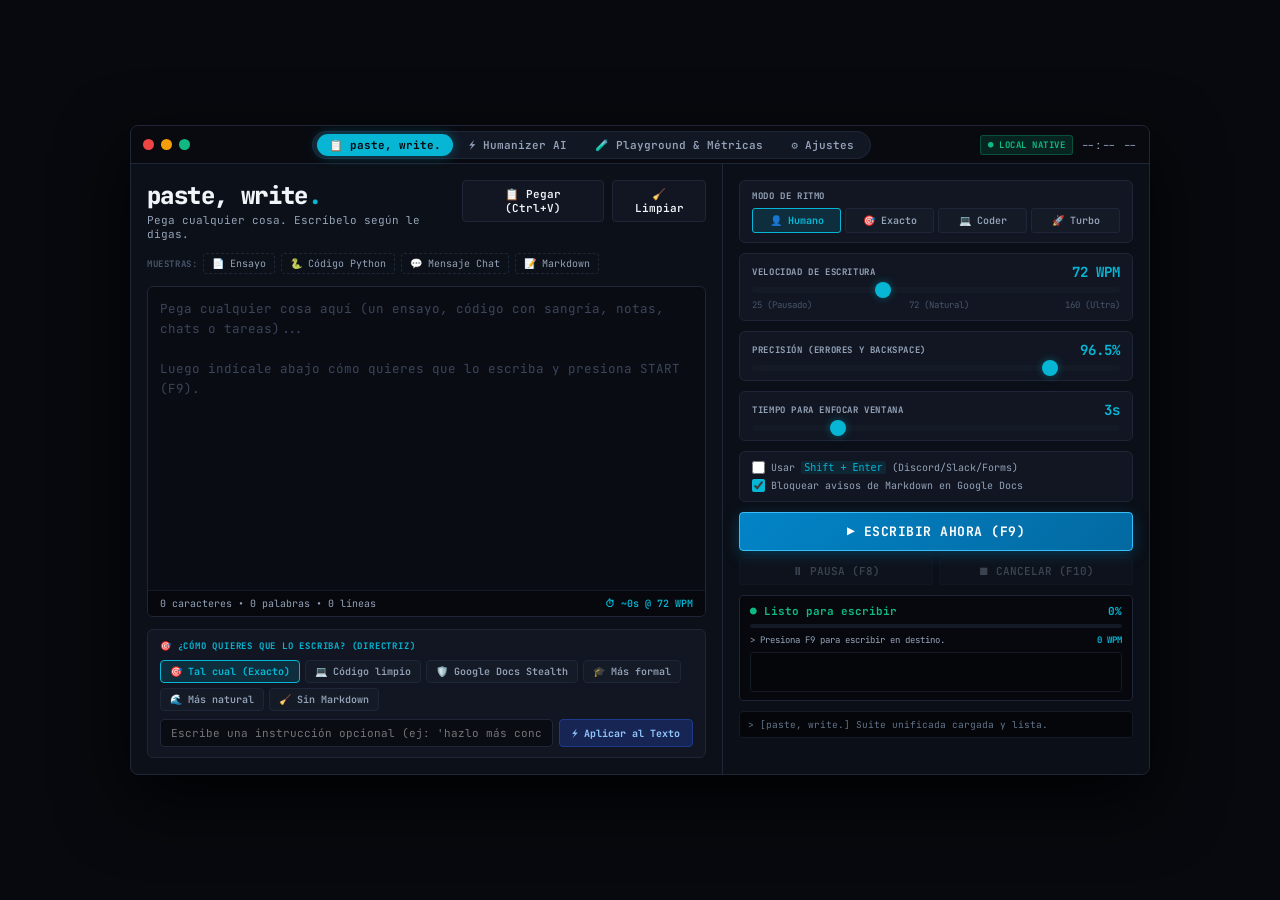
<file: templates/index.html>
<!DOCTYPE html>
<html lang="es">
<head>
  <meta charset="UTF-8">
  <meta name="viewport" content="width=device-width, initial-scale=1.0">
  <title>HumanNature × paste, write. — Unified Typist & AI Studio</title>
  <link rel="stylesheet" href="/static/unified.css">
  <link rel="preconnect" href="https://fonts.googleapis.com">
  <link rel="preconnect" href="https://fonts.gstatic.com" crossorigin>
  <link href="https://fonts.googleapis.com/css2?family=JetBrains+Mono:wght@400;500;700;800&display=swap" rel="stylesheet">
</head>
<body>

  <!-- Centered Master Window Wrapper -->
  <div class="window-wrapper">
    <div class="desktop-window" id="desktopWindow">

      <!-- Top Titlebar with Master Unified Tabs -->
      <div class="window-titlebar">
        <!-- Window Controls -->
        <div class="titlebar-controls">
          <span class="dot dot-close" title="Cerrar"></span>
          <span class="dot dot-minimize" title="Minimizar"></span>
          <span class="dot dot-maximize" title="Maximizar"></span>
        </div>

        <!-- Master Tabs Switcher -->
        <div class="master-nav-tabs">
          <button class="nav-tab-btn active" data-tab="pastewrite" title="Tipeador Directo: Pega lo que sea y escríbelo">
            📋 paste, write.
          </button>
          <button class="nav-tab-btn" data-tab="humanizer" title="Estudio de Humanización de Ensayos AI">
            ⚡ Humanizer AI
          </button>
          <button class="nav-tab-btn" data-tab="playground" title="Inspección de Perplejidad y Métricas de Detección">
            🧪 Playground & Métricas
          </button>
          <button class="nav-tab-btn" data-tab="settings" title="Ajustes de Hardware y Atajos de Teclado">
            ⚙️ Ajustes
          </button>
        </div>

        <!-- Right Indicators -->
        <div class="titlebar-right">
          <span class="connection-status" id="bridgeStatusBadge" title="Estado de enlace con el hardware local">● LOCAL NATIVE</span>
          <span class="titlebar-clock" id="liveClock">--:-- --</span>
        </div>
      </div>

      <!-- Tab Content Area -->
      <div class="tab-content-area">

        <!-- =========================================================
             TAB 1: PASTE, WRITE. (UNIVERSAL INPUT TYPIST)
             ========================================================= -->
        <div class="tab-panel active" id="tab-pastewrite">
          <div class="pw-workspace-grid">
            
            <!-- Left Column: Pasting Canvas & Directive -->
            <div class="pw-left-col">
              
              <!-- Header Bar -->
              <div class="pw-header-bar">
                <div>
                  <h1 class="pw-hero-title">paste, write<span>.</span></h1>
                  <span class="pw-hero-desc">Pega cualquier cosa. Escríbelo según le digas.</span>
                </div>
                <div class="pw-tool-buttons">
                  <button class="pw-btn-tool" id="pwPasteBtn" title="Pegar contenido del portapapeles (Ctrl+V)">
                    📋 Pegar (Ctrl+V)
                  </button>
                  <button class="pw-btn-tool" id="pwClearBtn" title="Limpiar lienzo">
                    🧹 Limpiar
                  </button>
                </div>
              </div>

              <!-- Quick Samples -->
              <div class="pw-samples-strip">
                <span class="pw-sample-tag">MUESTRAS:</span>
                <button class="pw-chip-sample" id="sampleEssayBtn">📄 Ensayo</button>
                <button class="pw-chip-sample" id="sampleCodeBtn">🐍 Código Python</button>
                <button class="pw-chip-sample" id="sampleChatBtn">💬 Mensaje Chat</button>
                <button class="pw-chip-sample" id="sampleMarkdownBtn">📝 Markdown</button>
              </div>

              <!-- Big Textarea -->
              <div class="pw-text-container">
                <textarea 
                  id="pwTextInput" 
                  class="pw-main-textarea" 
                  placeholder="Pega cualquier cosa aquí (un ensayo, código con sangría, notas, chats o tareas)...&#10;&#10;Luego indícale abajo cómo quieres que lo escriba y presiona START (F9)."
                  spellcheck="false"
                ></textarea>
                <div class="pw-text-status-bar">
                  <span id="pwCharCount">0 caracteres</span>
                  <span>•</span>
                  <span id="pwWordCount">0 palabras</span>
                  <span>•</span>
                  <span id="pwLineCount">0 líneas</span>
                  <span class="pw-time-estimate" id="pwEstimateTime">⏱ ~0s @ 72 WPM</span>
                </div>
              </div>

              <!-- Instruction & Directive Section -->
              <div class="pw-directive-box">
                <span class="pw-directive-label">🎯 ¿CÓMO QUIERES QUE LO ESCRIBA? (DIRECTRIZ)</span>
                
                <div class="pw-directive-chips-row">
                  <button class="pw-chip-dir active" data-directive="verbatim" title="Escribe carácter por carácter exactamente como está">
                    🎯 Tal cual (Exacto)
                  </button>
                  <button class="pw-chip-dir" data-directive="code" title="Respeta sangría de código, llaves y comillas sin autocorregir">
                    💻 Código limpio
                  </button>
                  <button class="pw-chip-dir" data-directive="stealth" title="Elimina asteriscos y markdown para que Google Docs no muestre avisos">
                    🛡️ Google Docs Stealth
                  </button>
                  <button class="pw-chip-dir" data-directive="formal" title="Eleva el vocabulario a nivel académico antes de escribir">
                    🎓 Más formal
                  </button>
                  <button class="pw-chip-dir" data-directive="casual" title="Aporta fluidez conversacional antes de escribir">
                    🌊 Más natural
                  </button>
                  <button class="pw-chip-dir" data-directive="clean_markdown" title="Depura asteriscos y encabezados de markdown">
                    🧹 Sin Markdown
                  </button>
                </div>

                <div class="pw-custom-instruction-wrap">
                  <input 
                    type="text" 
                    id="pwCustomInstruction" 
                    class="pw-custom-input" 
                    placeholder="Escribe una instrucción opcional (ej: 'hazlo más conciso', 'traduce al inglés')..."
                  />
                  <button class="pw-btn-transform" id="pwApplyInstructionBtn">
                    ⚡ Aplicar al Texto
                  </button>
                </div>
              </div>

            </div>

            <!-- Right Column: Typist Controls & Telemetry -->
            <div class="pw-right-col">
              
              <!-- Rhythm Mode -->
              <div class="pw-card">
                <span class="pw-card-title">MODO DE RITMO</span>
                <div class="pw-mode-grid">
                  <button class="pw-btn-mode active" data-mode="human">👤 Humano</button>
                  <button class="pw-btn-mode" data-mode="verbatim">🎯 Exacto</button>
                  <button class="pw-btn-mode" data-mode="code">💻 Coder</button>
                  <button class="pw-btn-mode" data-mode="turbo">🚀 Turbo</button>
                </div>
              </div>

              <!-- Speed Slider -->
              <div class="pw-card">
                <div class="pw-card-header">
                  <span class="pw-card-title">VELOCIDAD DE ESCRITURA</span>
                  <span class="pw-val-highlight" id="pwWpmDisplay">72 WPM</span>
                </div>
                <input type="range" id="pwWpmSlider" min="25" max="160" value="72" class="analog-slider">
                <div class="pw-slider-scale">
                  <span>25 (Pausado)</span>
                  <span>72 (Natural)</span>
                  <span>160 (Ultra)</span>
                </div>
              </div>

              <!-- Accuracy Slider -->
              <div class="pw-card">
                <div class="pw-card-header">
                  <span class="pw-card-title">PRECISIÓN (ERRORES Y BACKSPACE)</span>
                  <span class="pw-val-highlight" id="pwAccDisplay">96.5%</span>
                </div>
                <input type="range" id="pwAccSlider" min="80" max="100" step="0.5" value="96.5" class="analog-slider">
              </div>

              <!-- Delay Slider -->
              <div class="pw-card">
                <div class="pw-card-header">
                  <span class="pw-card-title">TIEMPO PARA ENFOCAR VENTANA</span>
                  <span class="pw-val-highlight" id="pwDelayDisplay">3s</span>
                </div>
                <input type="range" id="pwDelaySlider" min="1" max="10" value="3" class="analog-slider">
              </div>

              <!-- Switches -->
              <div class="pw-card" style="gap: 5px;">
                <label class="pw-check-item">
                  <input type="checkbox" id="pwShiftEnterCheck">
                  <span>Usar <code>Shift + Enter</code> (Discord/Slack/Forms)</span>
                </label>
                <label class="pw-check-item">
                  <input type="checkbox" id="pwStripMarkdownCheck" checked>
                  <span>Bloquear avisos de Markdown en Google Docs</span>
                </label>
              </div>

              <!-- Big Execution Buttons -->
              <div class="pw-action-stack">
                <button class="pw-btn-big-start" id="pwStartBtn">
                  <span>▶ ESCRIBIR AHORA (F9)</span>
                </button>
                <div class="pw-sub-btn-row">
                  <button class="pw-btn-action" id="pwPauseBtn" disabled>
                    <span>⏸ PAUSA (F8)</span>
                  </button>
                  <button class="pw-btn-action pw-btn-stop" id="pwStopBtn" disabled>
                    <span>⏹ CANCELAR (F10)</span>
                  </button>
                </div>
              </div>

              <!-- Telemetry & Waveform Oscilloscope -->
              <div class="pw-telemetry-panel">
                <div class="pw-telemetry-top">
                  <span id="pwStatusLabel">● Listo para escribir</span>
                  <span id="pwProgressPercent" style="color:var(--c-cyan);">0%</span>
                </div>
                <div class="pw-progress-bg">
                  <div class="pw-progress-fill" id="pwProgressFill"></div>
                </div>
                <div class="pw-telemetry-stats">
                  <span id="pwTelemetrySub">> Presiona F9 para escribir en destino.</span>
                  <span id="pwLiveWpmLabel" style="color:var(--c-cyan);font-weight:bold;">0 WPM</span>
                </div>
                <div class="pw-oscilloscope-box">
                  <canvas id="pwAnalogCanvas" width="380" height="40"></canvas>
                </div>
              </div>

              <!-- Terminal Console -->
              <div class="pw-terminal-console" id="pwTerminal">
                <div class="pw-term-line">> [paste, write.] Suite unificada cargada y lista.</div>
              </div>

            </div>

          </div>
        </div>

        <!-- =========================================================
             TAB 2: HUMANIZER AI (ESSAY BYPASS STUDIO)
             ========================================================= -->
        <div class="tab-panel" id="tab-humanizer">
          <div class="hn-studio-layout">
            
            <!-- Top Presets Bar -->
            <div class="hn-studio-topbar">
              <div class="hn-title-group">
                <h2>⚡ Humanizer AI Studio</h2>
                <span>Motores multi-paso de humanización contextual y tono académico</span>
              </div>
              <div class="hn-presets-strip">
                <button class="hn-preset-pill" data-preset="formal">Formal</button>
                <button class="hn-preset-pill" data-preset="casual">Casual</button>
                <button class="hn-preset-pill active" data-preset="espanol">Español</button>
                <button class="hn-preset-pill" data-preset="essay">Essay</button>
                <button class="hn-preset-pill" data-preset="coder">Coder</button>
                <button class="hn-preset-pill" data-preset="turbo">Turbo</button>
                <button class="hn-preset-pill" data-preset="stealth">Stealth</button>
              </div>
            </div>

            <!-- Dual Editor (Input vs Output) -->
            <div class="hn-dual-editors">
              <!-- Left: Input Editor -->
              <div class="hn-editor-card">
                <div class="hn-editor-header">
                  <span>TEXTO ORIGINAL / IA</span>
                  <div class="hn-editor-actions">
                    <button class="hn-btn-mini" id="hnPasteBtn">📋 Pegar</button>
                    <button class="hn-btn-mini" id="hnSampleEsBtn">🇪🇸 Muestra ES</button>
                    <button class="hn-btn-mini" id="hnSampleEnBtn">🇺🇸 Muestra EN</button>
                    <button class="hn-btn-mini" id="hnClearBtn">🧹 Limpiar</button>
                  </div>
                </div>
                <textarea 
                  id="hnInputText" 
                  class="hn-textarea" 
                  placeholder="Pega aquí el texto generado por IA que deseas humanizar..."
                  spellcheck="false"
                ></textarea>
              </div>

              <!-- Right: Output Editor -->
              <div class="hn-editor-card">
                <div class="hn-editor-header">
                  <span>TEXTO HUMANIZADO (100% HUMANO)</span>
                  <div class="hn-editor-actions">
                    <button class="hn-btn-mini" id="hnCleanMarkdownBtn">🧹 Limpiar Markdown</button>
                    <button class="hn-btn-mini" id="hnCopyBtn">📋 Copiar</button>
                  </div>
                </div>
                <textarea 
                  id="hnOutputText" 
                  class="hn-textarea" 
                  placeholder="El resultado humanizado aparecerá aquí..." 
                  spellcheck="false"
                ></textarea>
              </div>
            </div>

            <!-- Control & Transfer Bar -->
            <div class="hn-controls-bar">
              <div class="hn-engine-select-group">
                <label>MOTOR DE HUMANIZACIÓN:</label>
                <select id="hnEngineSelect" class="hn-select">
                  <option value="⚡ HumanizeAI Pro">⚡ HumanizeAI Pro (Bilingüe)</option>
                  <option value="🧠 GhostWriter Ultra">🧠 GhostWriter Ultra (Orgánico)</option>
                  <option value="🎓 Academic Master">🎓 Academic Master (Académico)</option>
                  <option value="🌊 Natural Flow">🌊 Natural Flow (Conversacional)</option>
                </select>
                <label style="margin-left: 10px; cursor: pointer;">
                  <input type="checkbox" id="hnCasualCheck"> Modo Casual
                </label>
              </div>

              <div class="hn-action-buttons">
                <button class="hn-btn-run" id="hnRunBtn">
                  ⚡ RUN HUMANIZER
                </button>
                <button class="hn-btn-send-typist" id="hnSendToTypistBtn" title="Transfiere el texto a paste, write. para comenzar a escribir en Google Docs">
                  🚀 USAR EN PASTE, WRITE (ESCRIBIR F9)
                </button>
              </div>
            </div>

          </div>
        </div>

        <!-- =========================================================
             TAB 3: PLAYGROUND & MÉTRICAS
             ========================================================= -->
        <div class="tab-panel" id="tab-playground">
          <div class="pg-metrics-layout">
            
            <div class="pg-cards-row">
              <div class="pg-metric-card">
                <span class="pg-card-title">ENTRADA (ORIGINAL)</span>
                <span class="pg-card-val" id="cardInWords">0 palabras</span>
              </div>
              <div class="pg-metric-card">
                <span class="pg-card-title">SALIDA (HUMANIZADA)</span>
                <span class="pg-card-val" id="cardOutWords">0 palabras</span>
              </div>
              <div class="pg-metric-card">
                <span class="pg-card-title">VARIACIÓN DE PALABRAS</span>
                <span class="pg-card-val" id="cardDiff">0 modificadas</span>
              </div>
              <div class="pg-metric-card">
                <span class="pg-card-title">IDIOMA DETECTADO</span>
                <span class="pg-card-val" id="cardLang">—</span>
              </div>
              <div class="pg-metric-card">
                <span class="pg-card-title">TIEMPO ESTIMADO</span>
                <span class="pg-card-val" id="cardTiming">0m 00s</span>
              </div>
            </div>

            <!-- Deep Inspector -->
            <div class="pg-inspector-box">
              <span class="pg-inspector-title">VEREDICTO DE DETECCIÓN & PERPLEJIDAD</span>
              <div style="font-size: 15px; font-weight: bold; color: var(--c-green);" id="cardPerplexity">
                ● 100% Puntuación Humana (0% AI)
              </div>
              <div style="font-size: 11px; color: var(--c-muted); margin-top: 4px;">
                Detección de patrones sintéticos, variabilidad de longitud de frases y palabras cliché típicas de ChatGPT / Claude / Gemini:
              </div>
              <div class="pg-buzzwords-cloud" id="buzzwordsCloud">
                <span style="font-size: 10px; color: var(--c-green);">✓ No se detectaron palabras cliché en el texto.</span>
              </div>
            </div>

          </div>
        </div>

        <!-- =========================================================
             TAB 4: AJUSTES & ATAJOS
             ========================================================= -->
        <div class="tab-panel" id="tab-settings">
          <div class="set-settings-layout">
            
            <div class="set-card">
              <h3>⌨️ ATAJOS GLOBALES DE TECLADO</h3>
              <table class="set-key-table">
                <tr>
                  <td><span class="set-key-badge">F9</span> o <span class="set-key-badge">Ctrl + Enter</span></td>
                  <td>Iniciar / Detener tipeo en la ventana activa</td>
                </tr>
                <tr>
                  <td><span class="set-key-badge">F8</span></td>
                  <td>Pausar / Reanudar escritura</td>
                </tr>
                <tr>
                  <td><span class="set-key-badge">F10</span> o <span class="set-key-badge">Esc</span></td>
                  <td>Cancelar y abortar tipeo de emergencia</td>
                </tr>
              </table>
              <div style="font-size: 10px; color: var(--c-muted); line-height: 1.5; margin-top: 8px;">
                💡 <strong>Consejo:</strong> Pulsa <code>F9</code> desde cualquier pestaña o aplicación para iniciar la cuenta atrás y enfocar tu documento de Google Docs o Word.
              </div>
            </div>

            <div class="set-card">
              <h3>🛡️ DIAGNÓSTICO DEL PUENTE DE HARDWARE</h3>
              <div style="font-size: 11px; color: var(--c-text); display: flex; flex-direction: column; gap: 6px;">
                <div>● <strong>Servidor Local:</strong> <code>http://127.0.0.1:5050</code> (Activo)</div>
                <div>● <strong>Túnel Seguro Cloudflare:</strong> <code>https://feed-dee-spoke-resist.trycloudflare.com</code></div>
                <div>● <strong>Dominio Vercel:</strong> <code>https://humannature-web.vercel.app</code></div>
                <div>● <strong>Sintetizador:</strong> X11/XWayland rootless pynput + xdotool (Activo)</div>
                <div>● <strong>Filtro Anti-Google Docs:</strong> Activo (elimina asteriscos y comillas que abren notificaciones en Docs).</div>
              </div>
            </div>

          </div>
        </div>

      </div>

    </div>
  </div>

  <script src="/static/unified.js"></script>
</body>
</html>
</file>
<file: static/unified.css>
/* =============================================================
   HumanNature × paste, write. — Unified Master Styling
   ============================================================= */

:root {
  --c-bg: #07090E;
  --c-window: #0C1018;
  --c-card: #111622;
  --c-card-inner: #090C13;
  --c-border: #1E2638;
  --c-border-hover: #334155;
  --c-cyan: #06B6D4;
  --c-cyan-dim: rgba(6, 182, 212, 0.15);
  --c-cyan-glow: rgba(6, 182, 212, 0.4);
  --c-green: #10B981;
  --c-green-dim: rgba(16, 185, 129, 0.15);
  --c-amber: #F59E0B;
  --c-amber-dim: rgba(245, 158, 11, 0.15);
  --c-red: #EF4444;
  --c-purple: #8B5CF6;
  --c-blue: #0284C7;
  --c-text: #F1F5F9;
  --c-muted: #94A3B8;
  --c-faint: #475569;
  --font-mono: 'JetBrains Mono', 'Consolas', monospace;
}

* {
  box-sizing: border-box;
  margin: 0;
  padding: 0;
}

body {
  background-color: var(--c-bg);
  color: var(--c-text);
  font-family: var(--font-mono);
  min-height: 100vh;
  display: flex;
  align-items: center;
  justify-content: center;
  padding: 12px;
  user-select: none;
}

/* Master Window Wrapper */
.window-wrapper {
  display: flex;
  justify-content: center;
  align-items: center;
  width: 100%;
  max-width: 1020px;
}

.desktop-window {
  width: 100%;
  background-color: var(--c-window);
  border: 1px solid var(--c-border);
  border-radius: 8px;
  box-shadow: 0 25px 70px rgba(0, 0, 0, 0.85);
  overflow: hidden;
  display: flex;
  flex-direction: column;
}

/* Window Titlebar & Master Tabs */
.window-titlebar {
  background-color: #080A10;
  height: 38px;
  border-bottom: 1px solid var(--c-border);
  display: flex;
  align-items: center;
  justify-content: space-between;
  padding: 0 12px;
  gap: 10px;
}

.titlebar-controls {
  display: flex;
  align-items: center;
  gap: 7px;
  min-width: 60px;
}

.dot {
  width: 11px;
  height: 11px;
  border-radius: 50%;
  display: inline-block;
  cursor: pointer;
}

.dot-close { background-color: #ef4444; }
.dot-minimize { background-color: #f59e0b; }
.dot-maximize { background-color: #10b981; }

/* Master App Navigation Tabs */
.master-nav-tabs {
  display: flex;
  align-items: center;
  background-color: #121724;
  border: 1px solid var(--c-border);
  border-radius: 20px;
  padding: 2px 4px;
  gap: 4px;
}

.nav-tab-btn {
  background: none;
  border: none;
  font-size: 11px;
  font-family: var(--font-mono);
  font-weight: 600;
  color: var(--c-muted);
  padding: 4px 12px;
  border-radius: 14px;
  cursor: pointer;
  transition: all 0.18s ease;
  white-space: nowrap;
}

.nav-tab-btn:hover {
  color: var(--c-text);
  background-color: rgba(255, 255, 255, 0.05);
}

.nav-tab-btn.active {
  color: #07090e;
  background-color: var(--c-cyan);
  font-weight: 700;
  box-shadow: 0 0 12px var(--c-cyan-glow);
}

.titlebar-right {
  display: flex;
  align-items: center;
  gap: 8px;
  min-width: 130px;
  justify-content: flex-end;
}

.connection-status {
  font-size: 9px;
  font-weight: bold;
  letter-spacing: 0.5px;
  color: var(--c-green);
  background-color: var(--c-green-dim);
  padding: 3px 7px;
  border-radius: 3px;
  border: 1px solid rgba(16, 185, 129, 0.3);
}

.titlebar-clock {
  color: var(--c-muted);
  font-size: 11px;
}

/* Tab Panels Container */
.tab-content-area {
  min-height: 610px;
  display: flex;
  flex-direction: column;
}

.tab-panel {
  display: none;
  flex-direction: column;
  flex: 1;
}

.tab-panel.active {
  display: flex;
}

/* =============================================================
   TAB 1: PASTE, WRITE. (UNIVERSAL TYPIST)
   ============================================================= */
.pw-workspace-grid {
  display: flex;
  flex-direction: row;
  flex: 1;
}

.pw-left-col {
  flex: 1.25;
  display: flex;
  flex-direction: column;
  padding: 16px;
  border-right: 1px solid var(--c-border);
  gap: 12px;
}

.pw-header-bar {
  display: flex;
  justify-content: space-between;
  align-items: flex-start;
}

.pw-hero-title {
  font-size: 24px;
  font-weight: 800;
  color: var(--c-text);
  letter-spacing: -0.6px;
}

.pw-hero-title span {
  color: var(--c-cyan);
}

.pw-hero-desc {
  font-size: 11px;
  color: var(--c-muted);
  margin-top: 2px;
  display: block;
}

.pw-tool-buttons {
  display: flex;
  gap: 8px;
}

.pw-btn-tool {
  background-color: var(--c-card);
  border: 1px solid var(--c-border);
  color: var(--c-text);
  font-family: var(--font-mono);
  font-size: 11px;
  font-weight: 600;
  padding: 6px 12px;
  border-radius: 4px;
  cursor: pointer;
  transition: all 0.15s ease;
}

.pw-btn-tool:hover {
  background-color: #1a2234;
  border-color: var(--c-cyan);
  color: var(--c-cyan);
}

/* Quick Samples */
.pw-samples-strip {
  display: flex;
  align-items: center;
  gap: 6px;
  flex-wrap: wrap;
}

.pw-sample-tag {
  font-size: 9px;
  font-weight: 700;
  color: var(--c-faint);
  letter-spacing: 0.6px;
}

.pw-chip-sample {
  background: none;
  border: 1px dashed var(--c-border);
  color: var(--c-muted);
  font-family: var(--font-mono);
  font-size: 10px;
  padding: 3px 8px;
  border-radius: 3px;
  cursor: pointer;
  transition: all 0.15s;
}

.pw-chip-sample:hover {
  border-color: var(--c-cyan);
  color: var(--c-cyan);
  background-color: var(--c-cyan-dim);
}

/* Textarea Box */
.pw-text-container {
  display: flex;
  flex-direction: column;
  flex: 1;
  min-height: 240px;
  background-color: #090C13;
  border: 1px solid var(--c-border);
  border-radius: 6px;
  overflow: hidden;
  transition: border-color 0.2s;
}

.pw-text-container:focus-within {
  border-color: var(--c-cyan);
  box-shadow: 0 0 0 1px var(--c-cyan-dim);
}

.pw-main-textarea {
  flex: 1;
  width: 100%;
  background: transparent;
  border: none;
  color: var(--c-text);
  font-family: var(--font-mono);
  font-size: 12.5px;
  line-height: 1.55;
  padding: 12px;
  resize: none;
  outline: none;
  box-sizing: border-box;
  white-space: pre-wrap;
}

.pw-main-textarea::placeholder {
  color: #3b465c;
  line-height: 1.6;
}

.pw-text-status-bar {
  display: flex;
  align-items: center;
  gap: 6px;
  padding: 6px 12px;
  background-color: #06080d;
  border-top: 1px solid #141a26;
  font-size: 10px;
  color: var(--c-muted);
}

.pw-time-estimate {
  color: var(--c-cyan);
  font-weight: 600;
  margin-left: auto;
}

/* Directive Section */
.pw-directive-box {
  background-color: var(--c-card);
  border: 1px solid var(--c-border);
  border-radius: 6px;
  padding: 10px 12px;
  display: flex;
  flex-direction: column;
  gap: 8px;
}

.pw-directive-label {
  font-size: 9px;
  font-weight: 700;
  letter-spacing: 0.8px;
  color: var(--c-cyan);
}

.pw-directive-chips-row {
  display: flex;
  gap: 5px;
  flex-wrap: wrap;
}

.pw-chip-dir {
  background-color: #141A26;
  border: 1px solid var(--c-border);
  color: var(--c-muted);
  font-family: var(--font-mono);
  font-size: 10px;
  font-weight: 600;
  padding: 4px 9px;
  border-radius: 4px;
  cursor: pointer;
  transition: all 0.15s ease;
}

.pw-chip-dir:hover {
  color: var(--c-text);
  border-color: #334155;
}

.pw-chip-dir.active {
  background-color: var(--c-cyan-dim);
  border-color: var(--c-cyan);
  color: var(--c-cyan);
  font-weight: 700;
}

.pw-custom-instruction-wrap {
  display: flex;
  gap: 6px;
}

.pw-custom-input {
  flex: 1;
  background-color: #090C13;
  border: 1px solid var(--c-border);
  border-radius: 4px;
  color: var(--c-text);
  font-family: var(--font-mono);
  font-size: 11px;
  padding: 6px 10px;
  outline: none;
}

.pw-custom-input:focus {
  border-color: var(--c-cyan);
}

.pw-btn-transform {
  background-color: #172554;
  border: 1px solid #1e3a8a;
  color: #93c5fd;
  font-family: var(--font-mono);
  font-size: 10px;
  font-weight: 700;
  padding: 6px 12px;
  border-radius: 4px;
  cursor: pointer;
  transition: all 0.15s;
  white-space: nowrap;
}

.pw-btn-transform:hover {
  background-color: #1e40af;
  color: #fff;
}

/* Right Column (Typist Controls) */
.pw-right-col {
  flex: 0.88;
  display: flex;
  flex-direction: column;
  padding: 16px;
  gap: 10px;
  background-color: #0B0F17;
}

.pw-card {
  background-color: var(--c-card);
  border: 1px solid var(--c-border);
  border-radius: 6px;
  padding: 9px 12px;
  display: flex;
  flex-direction: column;
  gap: 6px;
}

.pw-card-header {
  display: flex;
  justify-content: space-between;
  align-items: center;
}

.pw-card-title {
  font-size: 9px;
  font-weight: 700;
  letter-spacing: 0.6px;
  color: var(--c-muted);
}

.pw-val-highlight {
  font-size: 14px;
  font-weight: 700;
  color: var(--c-cyan);
}

/* Mode Buttons */
.pw-mode-grid {
  display: grid;
  grid-template-columns: repeat(4, 1fr);
  gap: 4px;
}

.pw-btn-mode {
  background-color: #141A26;
  border: 1px solid var(--c-border);
  color: var(--c-muted);
  font-family: var(--font-mono);
  font-size: 10px;
  font-weight: 600;
  padding: 5px 2px;
  border-radius: 3px;
  cursor: pointer;
  text-align: center;
  transition: all 0.15s ease;
}

.pw-btn-mode:hover {
  color: var(--c-text);
  border-color: #334155;
}

.pw-btn-mode.active {
  background-color: var(--c-cyan-dim);
  border-color: var(--c-cyan);
  color: var(--c-cyan);
  font-weight: 700;
}

/* Sliders */
.analog-slider {
  -webkit-appearance: none;
  appearance: none;
  width: 100%;
  height: 6px;
  background: #141A26;
  border-radius: 3px;
  outline: none;
}

.analog-slider::-webkit-slider-thumb {
  -webkit-appearance: none;
  appearance: none;
  width: 16px;
  height: 16px;
  border-radius: 50%;
  background: var(--c-cyan);
  cursor: pointer;
  box-shadow: 0 0 8px var(--c-cyan-glow);
}

.analog-slider::-moz-range-thumb {
  width: 16px;
  height: 16px;
  border-radius: 50%;
  background: var(--c-cyan);
  cursor: pointer;
}

.pw-slider-scale {
  display: flex;
  justify-content: space-between;
  font-size: 9px;
  color: var(--c-faint);
}

/* Checkbox Toggles */
.pw-check-item {
  display: flex;
  align-items: center;
  gap: 6px;
  font-size: 10px;
  color: var(--c-muted);
  cursor: pointer;
}

.pw-check-item code {
  color: var(--c-cyan);
  background-color: rgba(6, 182, 212, 0.1);
  padding: 1px 3px;
  border-radius: 2px;
}

.pw-check-item input {
  accent-color: var(--c-cyan);
  cursor: pointer;
}

/* Big Start Button */
.pw-action-stack {
  display: flex;
  flex-direction: column;
  gap: 6px;
}

.pw-btn-big-start {
  width: 100%;
  background: linear-gradient(135deg, #0284c7 0%, #0369a1 100%);
  border: 1px solid #38bdf8;
  color: #fff;
  font-family: var(--font-mono);
  font-size: 13px;
  font-weight: 700;
  padding: 10px 0;
  border-radius: 4px;
  cursor: pointer;
  letter-spacing: 0.5px;
  box-shadow: 0 4px 15px rgba(2, 132, 199, 0.35);
  transition: all 0.18s ease;
}

.pw-btn-big-start:hover:not(:disabled) {
  background: linear-gradient(135deg, #0ea5e9 0%, #0284c7 100%);
  box-shadow: 0 4px 20px rgba(14, 165, 233, 0.5);
  transform: translateY(-1px);
}

.pw-btn-big-start:disabled {
  opacity: 0.45;
  cursor: not-allowed;
  transform: none;
  box-shadow: none;
}

.pw-sub-btn-row {
  display: flex;
  gap: 6px;
}

.pw-btn-action {
  flex: 1;
  background-color: #141A26;
  border: 1px solid var(--c-border);
  color: var(--c-muted);
  font-family: var(--font-mono);
  font-size: 11px;
  font-weight: 600;
  padding: 6px 0;
  border-radius: 4px;
  cursor: pointer;
  transition: all 0.15s;
}

.pw-btn-action:hover:not(:disabled) {
  background-color: #1e2638;
  color: var(--c-text);
}

.pw-btn-stop:hover:not(:disabled) {
  background-color: rgba(239, 68, 68, 0.2);
  border-color: var(--c-red);
  color: var(--c-red);
}

.pw-btn-action:disabled {
  opacity: 0.35;
  cursor: not-allowed;
}

/* Live Telemetry Card */
.pw-telemetry-panel {
  background-color: #06080D;
  border: 1px solid var(--c-border);
  border-radius: 4px;
  padding: 8px 10px;
  display: flex;
  flex-direction: column;
  gap: 6px;
}

.pw-telemetry-top {
  display: flex;
  justify-content: space-between;
  font-size: 11px;
  font-weight: 700;
  color: var(--c-green);
}

.pw-progress-bg {
  width: 100%;
  height: 4px;
  background-color: #141A26;
  border-radius: 2px;
  overflow: hidden;
}

.pw-progress-fill {
  width: 0%;
  height: 100%;
  background: linear-gradient(90deg, var(--c-cyan), var(--c-green));
  transition: width 0.15s linear;
}

.pw-telemetry-stats {
  display: flex;
  justify-content: space-between;
  font-size: 9px;
  color: var(--c-muted);
}

.pw-oscilloscope-box {
  width: 100%;
  height: 40px;
  background-color: #04060A;
  border: 1px solid #141a26;
  border-radius: 3px;
  overflow: hidden;
}

.pw-oscilloscope-box canvas {
  width: 100%;
  height: 100%;
  display: block;
}

.pw-terminal-console {
  background-color: #04060A;
  border: 1px solid #141a26;
  border-radius: 4px;
  padding: 6px 8px;
  max-height: 52px;
  overflow-y: auto;
  font-size: 9.5px;
  color: #64748b;
  line-height: 1.4;
}

/* =============================================================
   TAB 2: HUMANIZER AI (ESSAY STUDIO)
   ============================================================= */
.hn-studio-layout {
  display: flex;
  flex-direction: column;
  flex: 1;
  padding: 16px;
  gap: 14px;
}

.hn-studio-topbar {
  display: flex;
  justify-content: space-between;
  align-items: center;
}

.hn-title-group h2 {
  font-size: 20px;
  font-weight: 700;
  color: var(--c-text);
}

.hn-title-group span {
  font-size: 11px;
  color: var(--c-muted);
}

.hn-presets-strip {
  display: flex;
  gap: 5px;
}

.hn-preset-pill {
  background-color: var(--c-card);
  border: 1px solid var(--c-border);
  color: var(--c-muted);
  font-family: var(--font-mono);
  font-size: 10.5px;
  padding: 4px 10px;
  border-radius: 12px;
  cursor: pointer;
  transition: all 0.15s;
}

.hn-preset-pill:hover {
  color: var(--c-text);
  border-color: #334155;
}

.hn-preset-pill.active {
  background-color: var(--c-cyan-dim);
  border-color: var(--c-cyan);
  color: var(--c-cyan);
  font-weight: bold;
}

/* Dual Editor Panels */
.hn-dual-editors {
  display: flex;
  gap: 12px;
  flex: 1;
  min-height: 320px;
}

.hn-editor-card {
  flex: 1;
  background-color: var(--c-card);
  border: 1px solid var(--c-border);
  border-radius: 6px;
  display: flex;
  flex-direction: column;
  overflow: hidden;
}

.hn-editor-header {
  display: flex;
  justify-content: space-between;
  align-items: center;
  padding: 8px 12px;
  background-color: #0E121B;
  border-bottom: 1px solid var(--c-border);
  font-size: 11px;
  font-weight: 700;
  color: var(--c-cyan);
}

.hn-editor-actions {
  display: flex;
  gap: 6px;
}

.hn-btn-mini {
  background-color: #141A26;
  border: 1px solid var(--c-border);
  color: var(--c-muted);
  font-family: var(--font-mono);
  font-size: 9.5px;
  padding: 2px 7px;
  border-radius: 3px;
  cursor: pointer;
}

.hn-btn-mini:hover {
  color: var(--c-text);
  border-color: var(--c-cyan);
}

.hn-textarea {
  flex: 1;
  width: 100%;
  background-color: #090C13;
  border: none;
  color: var(--c-text);
  font-family: var(--font-mono);
  font-size: 12px;
  line-height: 1.55;
  padding: 12px;
  resize: none;
  outline: none;
  box-sizing: border-box;
}

/* Humanizer Control Bar */
.hn-controls-bar {
  display: flex;
  align-items: center;
  justify-content: space-between;
  background-color: var(--c-card);
  border: 1px solid var(--c-border);
  border-radius: 6px;
  padding: 10px 14px;
  gap: 12px;
}

.hn-engine-select-group {
  display: flex;
  align-items: center;
  gap: 8px;
}

.hn-engine-select-group label {
  font-size: 10px;
  font-weight: 700;
  color: var(--c-muted);
}

.hn-select {
  background-color: #090C13;
  border: 1px solid var(--c-border);
  color: var(--c-cyan);
  font-family: var(--font-mono);
  font-size: 11px;
  font-weight: 700;
  padding: 5px 10px;
  border-radius: 4px;
  outline: none;
}

.hn-action-buttons {
  display: flex;
  gap: 8px;
}

.hn-btn-run {
  background: linear-gradient(135deg, #0284c7 0%, #0369a1 100%);
  border: 1px solid #38bdf8;
  color: #fff;
  font-family: var(--font-mono);
  font-size: 11px;
  font-weight: 700;
  padding: 8px 16px;
  border-radius: 4px;
  cursor: pointer;
  transition: all 0.15s;
}

.hn-btn-run:hover:not(:disabled) {
  background: linear-gradient(135deg, #0ea5e9 0%, #0284c7 100%);
}

.hn-btn-send-typist {
  background: linear-gradient(135deg, #059669 0%, #047857 100%);
  border: 1px solid #34d399;
  color: #fff;
  font-family: var(--font-mono);
  font-size: 11px;
  font-weight: 700;
  padding: 8px 16px;
  border-radius: 4px;
  cursor: pointer;
  transition: all 0.15s;
}

.hn-btn-send-typist:hover:not(:disabled) {
  background: linear-gradient(135deg, #10b981 0%, #059669 100%);
  box-shadow: 0 0 15px rgba(16, 185, 129, 0.4);
}

/* =============================================================
   TAB 3: PLAYGROUND & METRICS
   ============================================================= */
.pg-metrics-layout {
  display: flex;
  flex-direction: column;
  padding: 16px;
  gap: 14px;
  flex: 1;
}

.pg-cards-row {
  display: grid;
  grid-template-columns: repeat(5, 1fr);
  gap: 10px;
}

.pg-metric-card {
  background-color: var(--c-card);
  border: 1px solid var(--c-border);
  border-radius: 6px;
  padding: 10px 12px;
  display: flex;
  flex-direction: column;
  gap: 4px;
}

.pg-card-title {
  font-size: 9px;
  font-weight: 700;
  color: var(--c-faint);
  letter-spacing: 0.5px;
}

.pg-card-val {
  font-size: 14px;
  font-weight: 700;
  color: var(--c-cyan);
}

.pg-inspector-box {
  background-color: var(--c-card);
  border: 1px solid var(--c-border);
  border-radius: 6px;
  padding: 14px;
  flex: 1;
  display: flex;
  flex-direction: column;
  gap: 10px;
}

.pg-inspector-title {
  font-size: 12px;
  font-weight: 700;
  color: var(--c-text);
}

.pg-buzzwords-cloud {
  display: flex;
  gap: 6px;
  flex-wrap: wrap;
}

.pg-buzz-tag {
  background-color: rgba(239, 68, 68, 0.15);
  border: 1px solid rgba(239, 68, 68, 0.3);
  color: #fca5a5;
  font-size: 10px;
  padding: 2px 7px;
  border-radius: 3px;
}

/* =============================================================
   TAB 4: SETTINGS & SHORTCUTS
   ============================================================= */
.set-settings-layout {
  padding: 20px;
  display: grid;
  grid-template-columns: 1fr 1fr;
  gap: 16px;
  flex: 1;
}

.set-card {
  background-color: var(--c-card);
  border: 1px solid var(--c-border);
  border-radius: 6px;
  padding: 16px;
  display: flex;
  flex-direction: column;
  gap: 12px;
}

.set-card h3 {
  font-size: 13px;
  font-weight: 700;
  color: var(--c-cyan);
  border-bottom: 1px solid var(--c-border);
  padding-bottom: 6px;
}

.set-key-table {
  width: 100%;
  border-collapse: collapse;
  font-size: 11px;
}

.set-key-table td {
  padding: 6px 0;
  border-bottom: 1px solid #151a26;
}

.set-key-badge {
  background-color: #1a2234;
  border: 1px solid var(--c-border);
  color: var(--c-cyan);
  padding: 2px 6px;
  border-radius: 3px;
  font-weight: bold;
}
</file>
